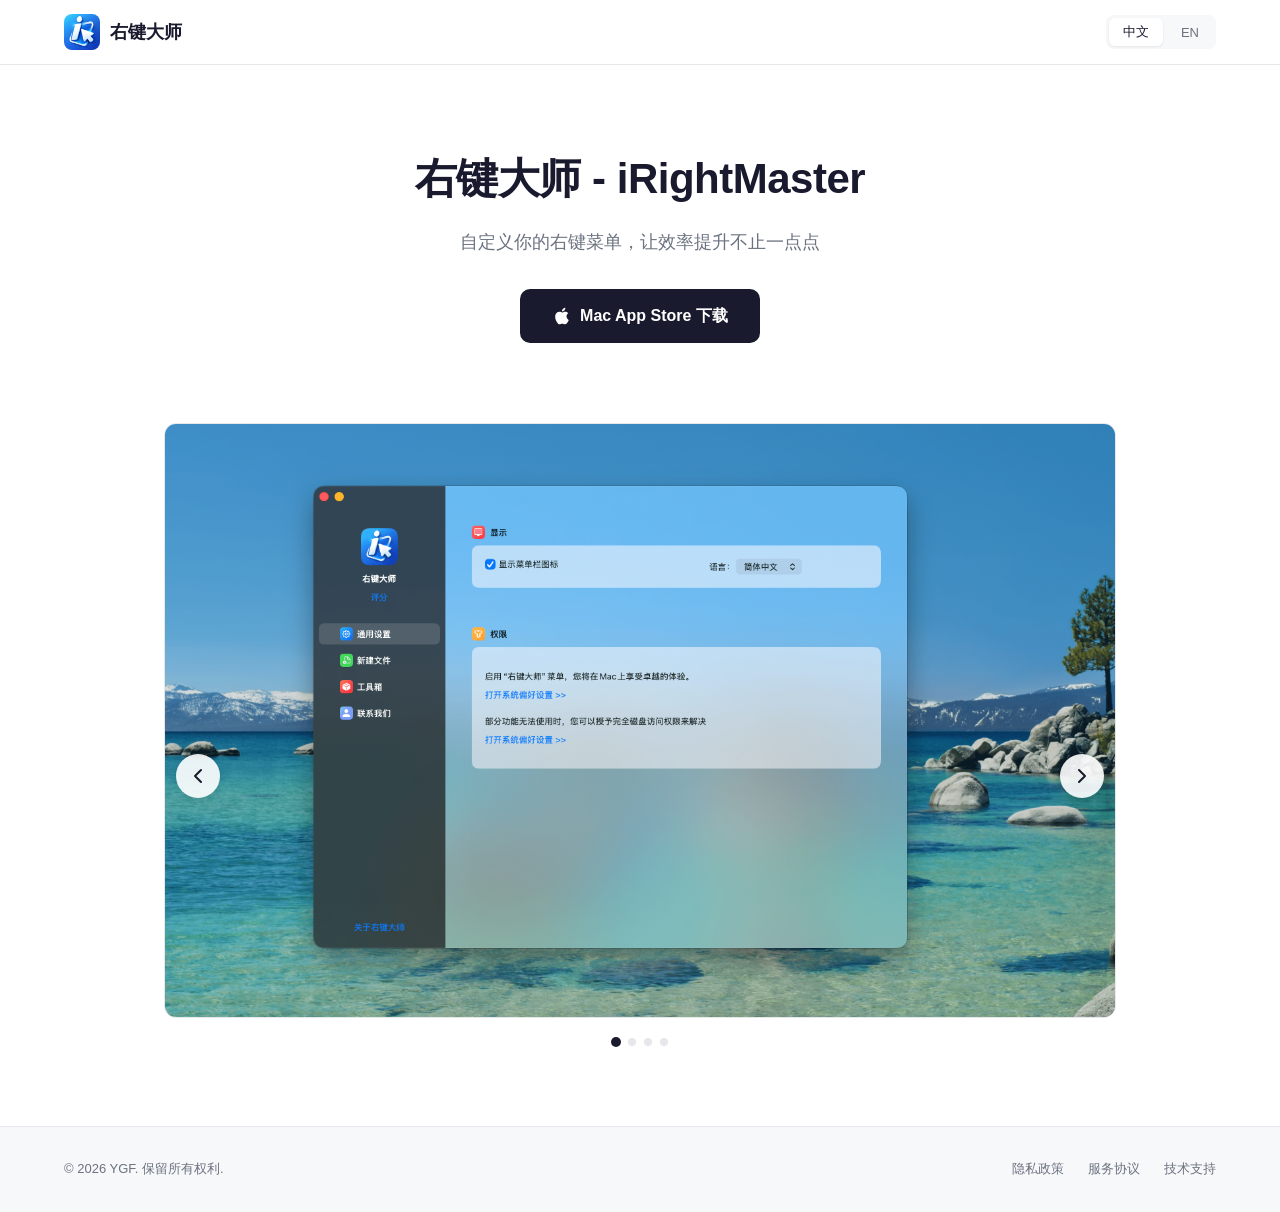
<file: index.html>
<!DOCTYPE html>
<html lang="zh-CN">
<head>
  <meta charset="UTF-8">
  <meta name="viewport" content="width=device-width, initial-scale=1.0">
  <title>右键大师 - iRightMaster</title>
  <meta name="description" content="右键大师（iRightMaster）是一款专为 macOS 打造的高效右键菜单增强工具。自定义右键菜单，让效率提升不止一点点。">
  <link rel="stylesheet" href="css/style.css">
</head>
<body>

  <!-- Header -->
  <header class="header">
    <div class="header-inner">
      <a href="index.html" class="logo">
        <img src="img/logo.png" alt="logo">
        <span data-i18n="siteTitle">右键大师</span>
      </a>
      <div class="lang-switch">
        <button data-lang="zh" class="active" onclick="setLang('zh')">中文</button>
        <button data-lang="en" onclick="setLang('en')">EN</button>
      </div>
    </div>
  </header>

  <!-- Hero -->
  <section class="hero">
    <h1 data-i18n="heroTitle">右键大师 - iRightMaster</h1>
    <p data-i18n="heroSubtitle">自定义你的右键菜单，让效率提升不止一点点</p>
    <a href="https://apps.apple.com/us/app/%E5%8F%B3%E9%94%AE%E5%A4%A7%E5%B8%88-irightmaster/id6762351642" class="download-btn">
      <svg viewBox="0 0 24 24" fill="currentColor"><path d="M18.71 19.5c-.83 1.24-1.71 2.45-3.05 2.47-1.34.03-1.77-.79-3.29-.79-1.53 0-2 .77-3.27.82-1.31.05-2.3-1.32-3.14-2.53C4.25 17 2.94 12.45 4.7 9.39c.87-1.52 2.43-2.48 4.12-2.51 1.28-.02 2.5.87 3.29.87.78 0 2.26-1.07 3.8-.91.65.03 2.47.26 3.64 1.98-.09.06-2.17 1.28-2.15 3.81.03 3.02 2.65 4.03 2.68 4.04-.03.07-.42 1.44-1.38 2.83M13 3.5c.73-.83 1.94-1.46 2.94-1.5.13 1.17-.34 2.35-1.04 3.19-.69.85-1.83 1.51-2.95 1.42-.15-1.15.41-2.35 1.05-3.11z"/></svg>
      <span data-i18n="download">Mac App Store 下载</span>
    </a>
  </section>

  <!-- Carousel -->
  <section class="carousel">
    <div class="carousel-viewport">
      <div class="carousel-track">
        <div class="carousel-slide"><img src="img/1.png" alt="poster1"></div>
        <div class="carousel-slide"><img src="img/2.png" alt="poster2"></div>
        <div class="carousel-slide"><img src="img/3.png" alt="poster3"></div>
        <div class="carousel-slide"><img src="img/4.png" alt="poster4"></div>
      </div>
    </div>
    <button class="carousel-btn carousel-prev" aria-label="Previous">
      <svg width="24" height="24" viewBox="0 0 24 24" fill="none" stroke="currentColor" stroke-width="2" stroke-linecap="round" stroke-linejoin="round"><polyline points="15 18 9 12 15 6"/></svg>
    </button>
    <button class="carousel-btn carousel-next" aria-label="Next">
      <svg width="24" height="24" viewBox="0 0 24 24" fill="none" stroke="currentColor" stroke-width="2" stroke-linecap="round" stroke-linejoin="round"><polyline points="9 18 15 12 9 6"/></svg>
    </button>
    <div class="carousel-dots">
      <button class="carousel-dot active" data-index="0"></button>
      <button class="carousel-dot" data-index="1"></button>
      <button class="carousel-dot" data-index="2"></button>
      <button class="carousel-dot" data-index="3"></button>
    </div>
  </section>

  <!-- Footer -->
  <footer class="footer">
    <div class="footer-inner">
      <span class="footer-copyright" data-i18n="copyright">© 2026 YGF. 保留所有权利.</span>
      <nav class="footer-links">
        <a href="privacy.html" data-i18n="privacy">隐私政策</a>
        <a href="terms.html" data-i18n="terms">服务协议</a>
        <a href="support.html" data-i18n="support">技术支持</a>
      </nav>
    </div>
  </footer>

  <script src="js/i18n.js"></script>
  <script src="js/carousel.js"></script>
</body>
</html>
</file>
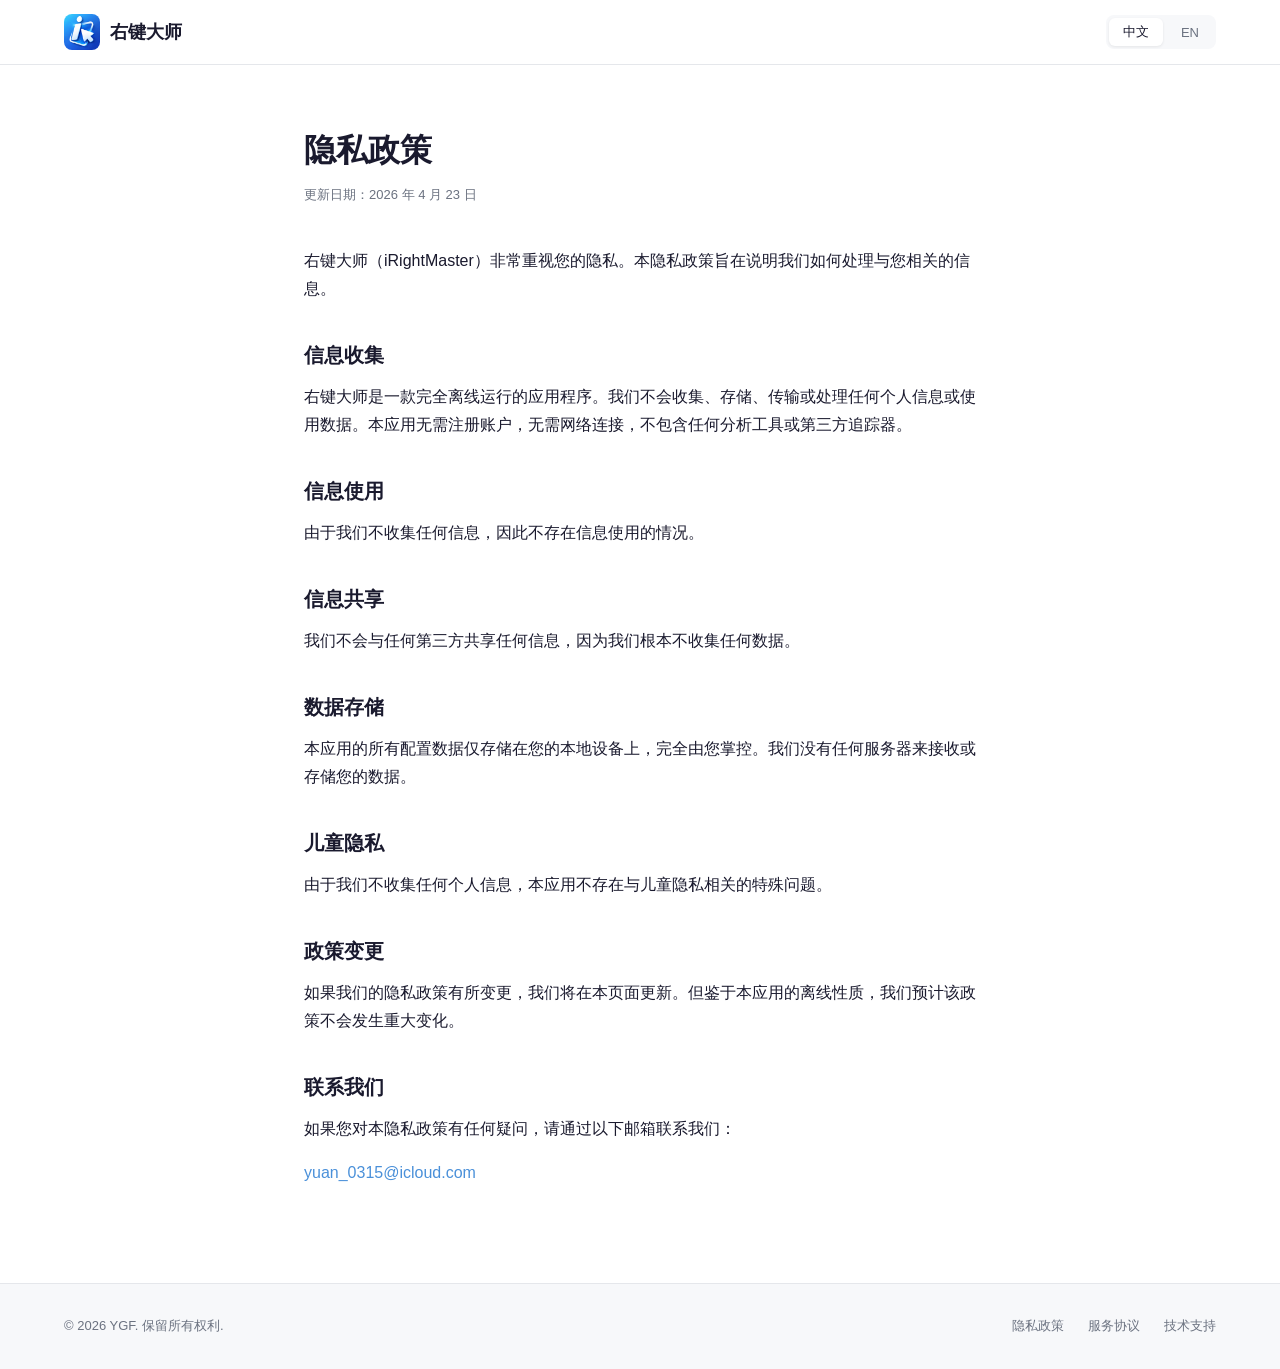
<file: privacy.html>
<!DOCTYPE html>
<html lang="zh-CN">
<head>
  <meta charset="UTF-8">
  <meta name="viewport" content="width=device-width, initial-scale=1.0">
  <title>隐私政策 - 右键大师</title>
  <link rel="stylesheet" href="css/style.css">
</head>
<body>

  <header class="header">
    <div class="header-inner">
      <a href="index.html" class="logo">
        <img src="img/logo.png" alt="logo">
        <span data-i18n="siteTitle">右键大师 - iRightMaster</span>
      </a>
      <div class="lang-switch">
        <button data-lang="zh" class="active" onclick="setLang('zh')">中文</button>
        <button data-lang="en" onclick="setLang('en')">EN</button>
      </div>
    </div>
  </header>

  <main class="page-content">
    <h1 data-i18n="privacyTitle">隐私政策</h1>
    <p class="update-date" data-i18n="privacyUpdate">更新日期：2026 年 4 月 23 日</p>

    <p data-i18n="privacyIntro">右键大师（iRightMaster）非常重视您的隐私。本隐私政策旨在说明我们如何处理与您相关的信息。</p>

    <h2 data-i18n="privacyCollectTitle">信息收集</h2>
    <p data-i18n="privacyCollectContent">右键大师是一款完全离线运行的应用程序。我们不会收集、存储、传输或处理任何个人信息或使用数据。本应用无需注册账户，无需网络连接，不包含任何分析工具或第三方追踪器。</p>

    <h2 data-i18n="privacyUseTitle">信息使用</h2>
    <p data-i18n="privacyUseContent">由于我们不收集任何信息，因此不存在信息使用的情况。</p>

    <h2 data-i18n="privacyShareTitle">信息共享</h2>
    <p data-i18n="privacyShareContent">我们不会与任何第三方共享任何信息，因为我们根本不收集任何数据。</p>

    <h2 data-i18n="privacyStoreTitle">数据存储</h2>
    <p data-i18n="privacyStoreContent">本应用的所有配置数据仅存储在您的本地设备上，完全由您掌控。我们没有任何服务器来接收或存储您的数据。</p>

    <h2 data-i18n="privacyChildTitle">儿童隐私</h2>
    <p data-i18n="privacyChildContent">由于我们不收集任何个人信息，本应用不存在与儿童隐私相关的特殊问题。</p>

    <h2 data-i18n="privacyChangeTitle">政策变更</h2>
    <p data-i18n="privacyChangeContent">如果我们的隐私政策有所变更，我们将在本页面更新。但鉴于本应用的离线性质，我们预计该政策不会发生重大变化。</p>

    <h2 data-i18n="privacyContactTitle">联系我们</h2>
    <p data-i18n="privacyContactContent">如果您对本隐私政策有任何疑问，请通过以下邮箱联系我们：</p>
    <p><a href="mailto:yuan_0315@icloud.com">yuan_0315@icloud.com</a></p>
  </main>

  <footer class="footer">
    <div class="footer-inner">
      <span class="footer-copyright" data-i18n="copyright">© 2026 YGF. 保留所有权利.</span>
      <nav class="footer-links">
        <a href="privacy.html" data-i18n="privacy">隐私政策</a>
        <a href="terms.html" data-i18n="terms">服务协议</a>
        <a href="support.html" data-i18n="support">技术支持</a>
      </nav>
    </div>
  </footer>

  <script src="js/i18n.js"></script>
</body>
</html>
</file>
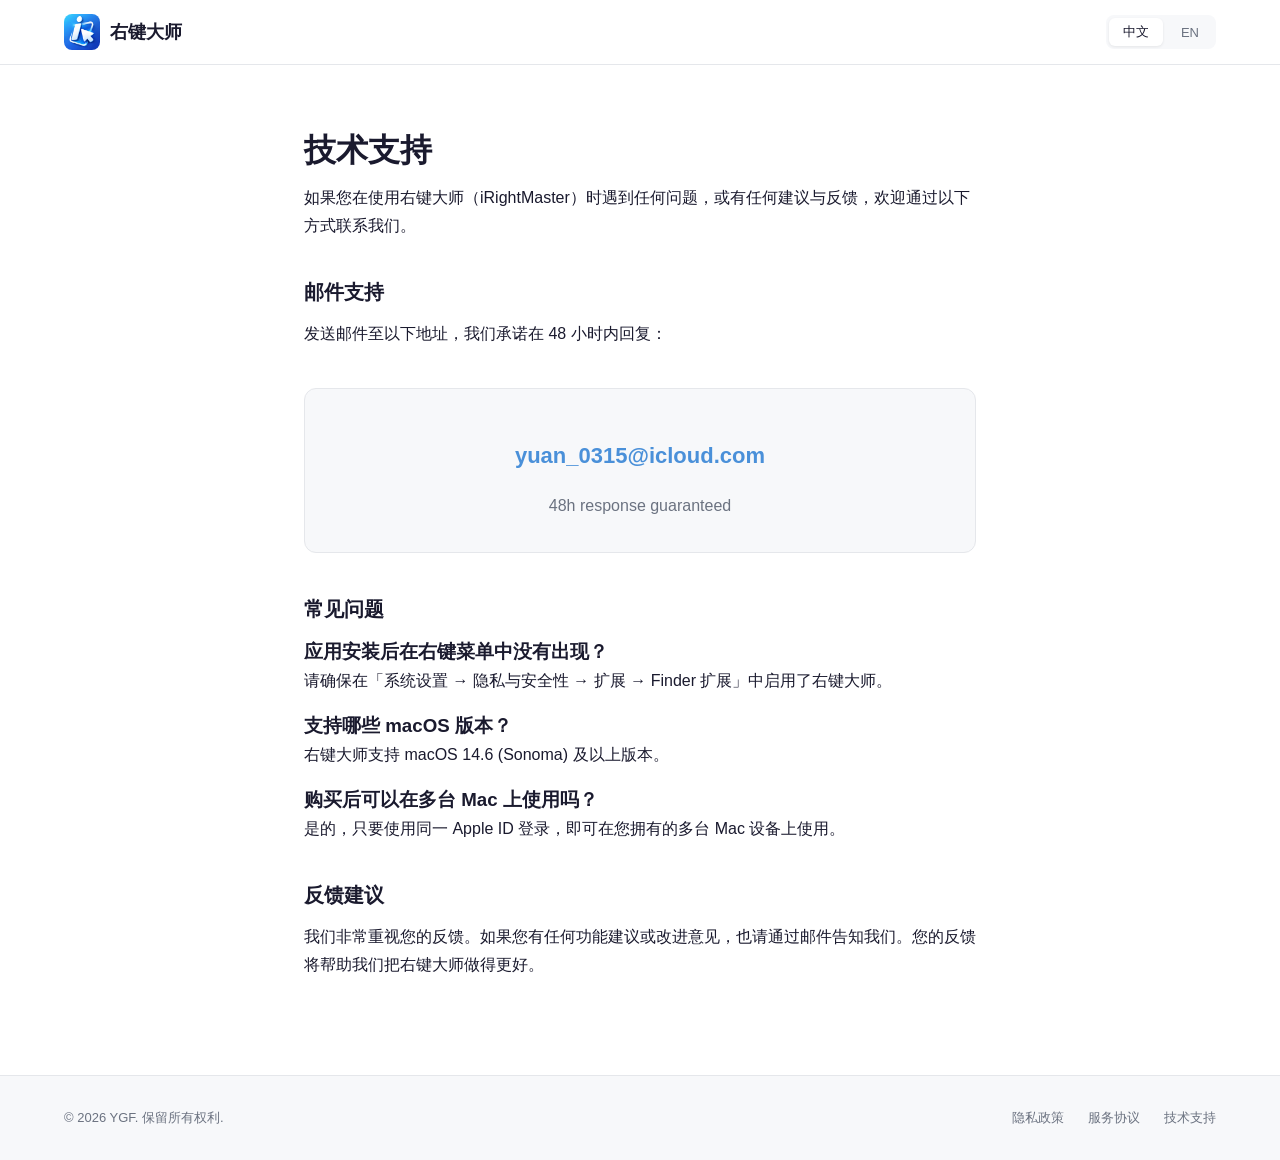
<file: support.html>
<!DOCTYPE html>
<html lang="zh-CN">
<head>
  <meta charset="UTF-8">
  <meta name="viewport" content="width=device-width, initial-scale=1.0">
  <title>技术支持 - 右键大师</title>
  <link rel="stylesheet" href="css/style.css">
</head>
<body>

  <header class="header">
    <div class="header-inner">
      <a href="index.html" class="logo">
        <img src="img/logo.png" alt="logo">
        <span data-i18n="siteTitle">右键大师</span>
      </a>
      <div class="lang-switch">
        <button data-lang="zh" class="active" onclick="setLang('zh')">中文</button>
        <button data-lang="en" onclick="setLang('en')">EN</button>
      </div>
    </div>
  </header>

  <main class="page-content">
    <h1 data-i18n="supportTitle">技术支持</h1>

    <p data-i18n="supportIntro">如果您在使用右键大师（iRightMaster）时遇到任何问题，或有任何建议与反馈，欢迎通过以下方式联系我们。</p>

    <h2 data-i18n="supportEmailTitle">邮件支持</h2>
    <p data-i18n="supportEmailDesc">发送邮件至以下地址，我们承诺在 48 小时内回复：</p>

    <div class="support-card">
      <p class="email"><a href="mailto:yuan_0315@icloud.com">yuan_0315@icloud.com</a></p>
      <p>48h response guaranteed</p>
    </div>

    <h2 data-i18n="supportFAQTitle">常见问题</h2>

    <h3 data-i18n="supportFAQ1Q">应用安装后在右键菜单中没有出现？</h3>
    <p data-i18n="supportFAQ1A">请确保在「系统设置 → 隐私与安全性 → 扩展 → Finder 扩展」中启用了右键大师。</p>

    <h3 data-i18n="supportFAQ2Q">支持哪些 macOS 版本？</h3>
    <p data-i18n="supportFAQ2A">右键大师支持 macOS 14.6 (Sonoma) 及以上版本。</p>

    <h3 data-i18n="supportFAQ3Q">购买后可以在多台 Mac 上使用吗？</h3>
    <p data-i18n="supportFAQ3A">是的，只要使用同一 Apple ID 登录，即可在您拥有的多台 Mac 设备上使用。</p>

    <h2 data-i18n="supportTipTitle">反馈建议</h2>
    <p data-i18n="supportTipContent">我们非常重视您的反馈。如果您有任何功能建议或改进意见，也请通过邮件告知我们。您的反馈将帮助我们把右键大师做得更好。</p>
  </main>

  <footer class="footer">
    <div class="footer-inner">
      <span class="footer-copyright" data-i18n="copyright">© 2026 YGF. 保留所有权利.</span>
      <nav class="footer-links">
        <a href="privacy.html" data-i18n="privacy">隐私政策</a>
        <a href="terms.html" data-i18n="terms">服务协议</a>
        <a href="support.html" data-i18n="support">技术支持</a>
      </nav>
    </div>
  </footer>

  <script src="js/i18n.js"></script>
</body>
</html>
</file>
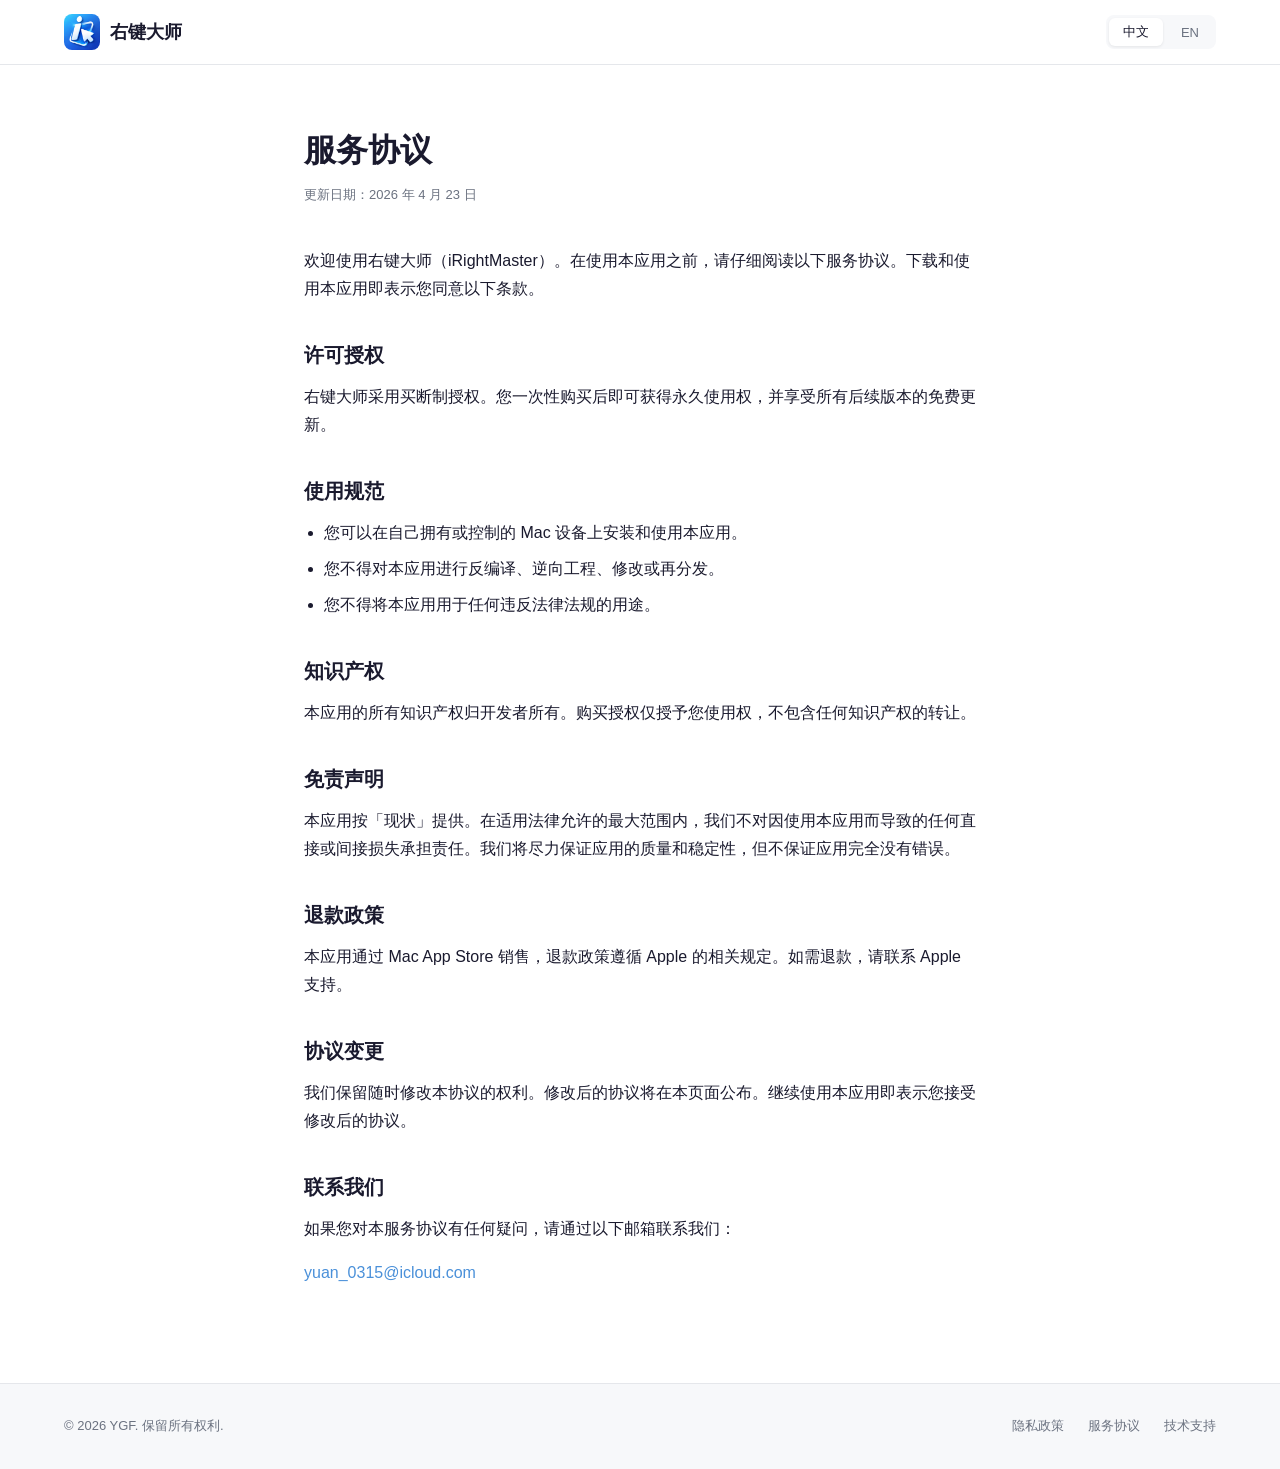
<file: terms.html>
<!DOCTYPE html>
<html lang="zh-CN">
<head>
  <meta charset="UTF-8">
  <meta name="viewport" content="width=device-width, initial-scale=1.0">
  <title>服务协议 - 右键大师</title>
  <link rel="stylesheet" href="css/style.css">
</head>
<body>

  <header class="header">
    <div class="header-inner">
      <a href="index.html" class="logo">
        <img src="img/logo.png" alt="logo">
        <span data-i18n="siteTitle">右键大师</span>
      </a>
      <div class="lang-switch">
        <button data-lang="zh" class="active" onclick="setLang('zh')">中文</button>
        <button data-lang="en" onclick="setLang('en')">EN</button>
      </div>
    </div>
  </header>

  <main class="page-content">
    <h1 data-i18n="termsTitle">服务协议</h1>
    <p class="update-date" data-i18n="termsUpdate">更新日期：2026 年 4 月 23 日</p>

    <p data-i18n="termsIntro">欢迎使用右键大师（iRightMaster）。在使用本应用之前，请仔细阅读以下服务协议。下载和使用本应用即表示您同意以下条款。</p>

    <h2 data-i18n="termsLicenseTitle">许可授权</h2>
    <p data-i18n="termsLicenseContent">右键大师采用买断制授权。您一次性购买后即可获得永久使用权，并享受所有后续版本的免费更新。</p>

    <h2 data-i18n="termsUseTitle">使用规范</h2>
    <ul>
      <li data-i18n="termsUseContent1">您可以在自己拥有或控制的 Mac 设备上安装和使用本应用。</li>
      <li data-i18n="termsUseContent2">您不得对本应用进行反编译、逆向工程、修改或再分发。</li>
      <li data-i18n="termsUseContent3">您不得将本应用用于任何违反法律法规的用途。</li>
    </ul>

    <h2 data-i18n="termsIPTitle">知识产权</h2>
    <p data-i18n="termsIPContent">本应用的所有知识产权归开发者所有。购买授权仅授予您使用权，不包含任何知识产权的转让。</p>

    <h2 data-i18n="termsDisclaimerTitle">免责声明</h2>
    <p data-i18n="termsDisclaimerContent">本应用按「现状」提供。在适用法律允许的最大范围内，我们不对因使用本应用而导致的任何直接或间接损失承担责任。我们将尽力保证应用的质量和稳定性，但不保证应用完全没有错误。</p>

    <h2 data-i18n="termsRefundTitle">退款政策</h2>
    <p data-i18n="termsRefundContent">本应用通过 Mac App Store 销售，退款政策遵循 Apple 的相关规定。如需退款，请联系 Apple 支持。</p>

    <h2 data-i18n="termsUpdateTitle">协议变更</h2>
    <p data-i18n="termsUpdateContent">我们保留随时修改本协议的权利。修改后的协议将在本页面公布。继续使用本应用即表示您接受修改后的协议。</p>

    <h2 data-i18n="termsContactTitle">联系我们</h2>
    <p data-i18n="termsContactContent">如果您对本服务协议有任何疑问，请通过以下邮箱联系我们：</p>
    <p><a href="mailto:yuan_0315@icloud.com">yuan_0315@icloud.com</a></p>
  </main>

  <footer class="footer">
    <div class="footer-inner">
      <span class="footer-copyright" data-i18n="copyright">© 2026 YGF. 保留所有权利.</span>
      <nav class="footer-links">
        <a href="privacy.html" data-i18n="privacy">隐私政策</a>
        <a href="terms.html" data-i18n="terms">服务协议</a>
        <a href="support.html" data-i18n="support">技术支持</a>
      </nav>
    </div>
  </footer>

  <script src="js/i18n.js"></script>
</body>
</html>
</file>
<file: css/style.css>
* {
  margin: 0;
  padding: 0;
  box-sizing: border-box;
}

:root {
  --primary: #1a1a2e;
  --accent: #4a90d9;
  --bg: #ffffff;
  --bg-alt: #f7f8fa;
  --text: #1a1a2e;
  --text-secondary: #6b7280;
  --border: #e5e7eb;
  --radius: 12px;
}

html {
  scroll-behavior: smooth;
}

body {
  font-family: -apple-system, BlinkMacSystemFont, "SF Pro Text", "Helvetica Neue", Arial, sans-serif;
  color: var(--text);
  background: var(--bg);
  line-height: 1.6;
  min-height: 100vh;
  display: flex;
  flex-direction: column;
}

a {
  color: var(--accent);
  text-decoration: none;
}

a:hover {
  text-decoration: underline;
}

/* Header */
.header {
  position: sticky;
  top: 0;
  background: rgba(255, 255, 255, 0.92);
  backdrop-filter: blur(12px);
  -webkit-backdrop-filter: blur(12px);
  border-bottom: 1px solid var(--border);
  z-index: 100;
}

.header-inner {
  max-width: 1200px;
  margin: 0 auto;
  padding: 0 24px;
  height: 64px;
  display: flex;
  align-items: center;
  justify-content: space-between;
}

.logo {
  display: flex;
  align-items: center;
  gap: 10px;
  font-size: 18px;
  font-weight: 600;
  color: var(--text);
  text-decoration: none;
}

.logo:hover {
  text-decoration: none;
}

.logo img {
  width: 36px;
  height: 36px;
  border-radius: 8px;
}

.logo-placeholder {
  width: 36px;
  height: 36px;
  border-radius: 8px;
  background: image("/img/logo.png");
  display: flex;
  align-items: center;
  justify-content: center;
  color: #fff;
  font-size: 16px;
  font-weight: 700;
  flex-shrink: 0;
}

.lang-switch {
  display: flex;
  gap: 4px;
  background: var(--bg-alt);
  border-radius: 8px;
  padding: 3px;
}

.lang-switch button {
  border: none;
  background: transparent;
  padding: 5px 14px;
  border-radius: 6px;
  font-size: 13px;
  cursor: pointer;
  color: var(--text-secondary);
  font-weight: 500;
  transition: all 0.2s;
}

.lang-switch button.active {
  background: #fff;
  color: var(--text);
  box-shadow: 0 1px 3px rgba(0, 0, 0, 0.08);
}

/* Hero */
.hero {
  text-align: center;
  padding: 80px 24px 40px;
  max-width: 800px;
  margin: 0 auto;
}

.hero h1 {
  font-size: 42px;
  font-weight: 700;
  letter-spacing: -0.5px;
  margin-bottom: 16px;
}

.hero p {
  font-size: 18px;
  color: var(--text-secondary);
  max-width: 560px;
  margin: 0 auto 32px;
}

.download-btn {
  display: inline-flex;
  align-items: center;
  gap: 8px;
  background: var(--primary);
  color: #fff;
  padding: 14px 32px;
  border-radius: 10px;
  font-size: 16px;
  font-weight: 600;
  transition: opacity 0.2s;
}

.download-btn:hover {
  opacity: 0.88;
  text-decoration: none;
}

.download-btn svg {
  width: 20px;
  height: 20px;
}

/* Carousel */
.carousel {
  position: relative;
  max-width: 1000px;
  margin: 0 auto;
  padding: 40px 24px 80px;
}

.carousel-viewport {
  overflow: hidden;
  border-radius: var(--radius);
  border: 1px solid var(--border);
  background: var(--bg-alt);
}

.carousel-track {
  display: flex;
  transition: transform 0.5s cubic-bezier(0.4, 0, 0.2, 1);
  will-change: transform;
}

.carousel-slide {
  min-width: 100%;
  position: relative;
}

.carousel-slide img {
  display: block;
  width: 100%;
  height: auto;
}

.carousel-btn {
  position: absolute;
  top: 50%;
  transform: translateY(-calc(50% + 20px));
  width: 44px;
  height: 44px;
  border-radius: 50%;
  border: none;
  background: rgba(255, 255, 255, 0.9);
  box-shadow: 0 2px 8px rgba(0, 0, 0, 0.1);
  cursor: pointer;
  display: flex;
  align-items: center;
  justify-content: center;
  color: var(--text);
  transition: background 0.2s, box-shadow 0.2s;
  z-index: 2;
}

.carousel-btn:hover {
  background: #fff;
  box-shadow: 0 4px 16px rgba(0, 0, 0, 0.15);
}

.carousel-prev {
  left: 36px;
}

.carousel-next {
  right: 36px;
}

.carousel-dots {
  display: flex;
  justify-content: center;
  gap: 8px;
  margin-top: 20px;
}

.carousel-dot {
  width: 8px;
  height: 8px;
  border-radius: 50%;
  border: none;
  background: var(--border);
  cursor: pointer;
  padding: 0;
  transition: background 0.2s, transform 0.2s;
}

.carousel-dot.active {
  background: var(--primary);
  transform: scale(1.25);
}

/* Footer */
.footer {
  margin-top: auto;
  border-top: 1px solid var(--border);
  background: var(--bg-alt);
}

.footer-inner {
  max-width: 1200px;
  margin: 0 auto;
  padding: 32px 24px;
  display: flex;
  align-items: center;
  justify-content: space-between;
  flex-wrap: wrap;
  gap: 16px;
}

.footer-copyright {
  font-size: 13px;
  color: var(--text-secondary);
}

.footer-links {
  display: flex;
  gap: 24px;
}

.footer-links a {
  font-size: 13px;
  color: var(--text-secondary);
  transition: color 0.2s;
}

.footer-links a:hover {
  color: var(--text);
  text-decoration: none;
}

/* Subpage Content */
.page-content {
  max-width: 720px;
  margin: 0 auto;
  padding: 60px 24px 80px;
  flex: 1;
}

.page-content h1 {
  font-size: 32px;
  font-weight: 700;
  margin-bottom: 8px;
}

.page-content .update-date {
  font-size: 13px;
  color: var(--text-secondary);
  margin-bottom: 40px;
}

.page-content h2 {
  font-size: 20px;
  font-weight: 600;
  margin-top: 36px;
  margin-bottom: 12px;
}

.page-content p {
  margin-bottom: 16px;
  color: var(--text);
  line-height: 1.75;
}

.page-content ul {
  margin-bottom: 16px;
  padding-left: 20px;
}

.page-content li {
  margin-bottom: 8px;
  line-height: 1.75;
}

/* Support page */
.support-card {
  background: var(--bg-alt);
  border: 1px solid var(--border);
  border-radius: var(--radius);
  padding: 32px;
  text-align: center;
  margin: 40px 0;
}

.support-card .email {
  font-size: 22px;
  font-weight: 600;
  color: var(--accent);
  margin: 16px 0;
}

.support-card p {
  color: var(--text-secondary);
  margin-bottom: 0;
}

/* Responsive */
@media (max-width: 768px) {
  .hero h1 {
    font-size: 30px;
  }

  .hero p {
    font-size: 16px;
  }

  .posters {
    grid-template-columns: 1fr;
  }

  .carousel-btn {
    width: 36px;
    height: 36px;
  }

  .carousel-prev {
    left: 28px;
  }

  .carousel-next {
    right: 28px;
  }

  .footer-inner {
    flex-direction: column;
    text-align: center;
  }

  .footer-links {
    flex-wrap: wrap;
    justify-content: center;
  }
}
</file>
